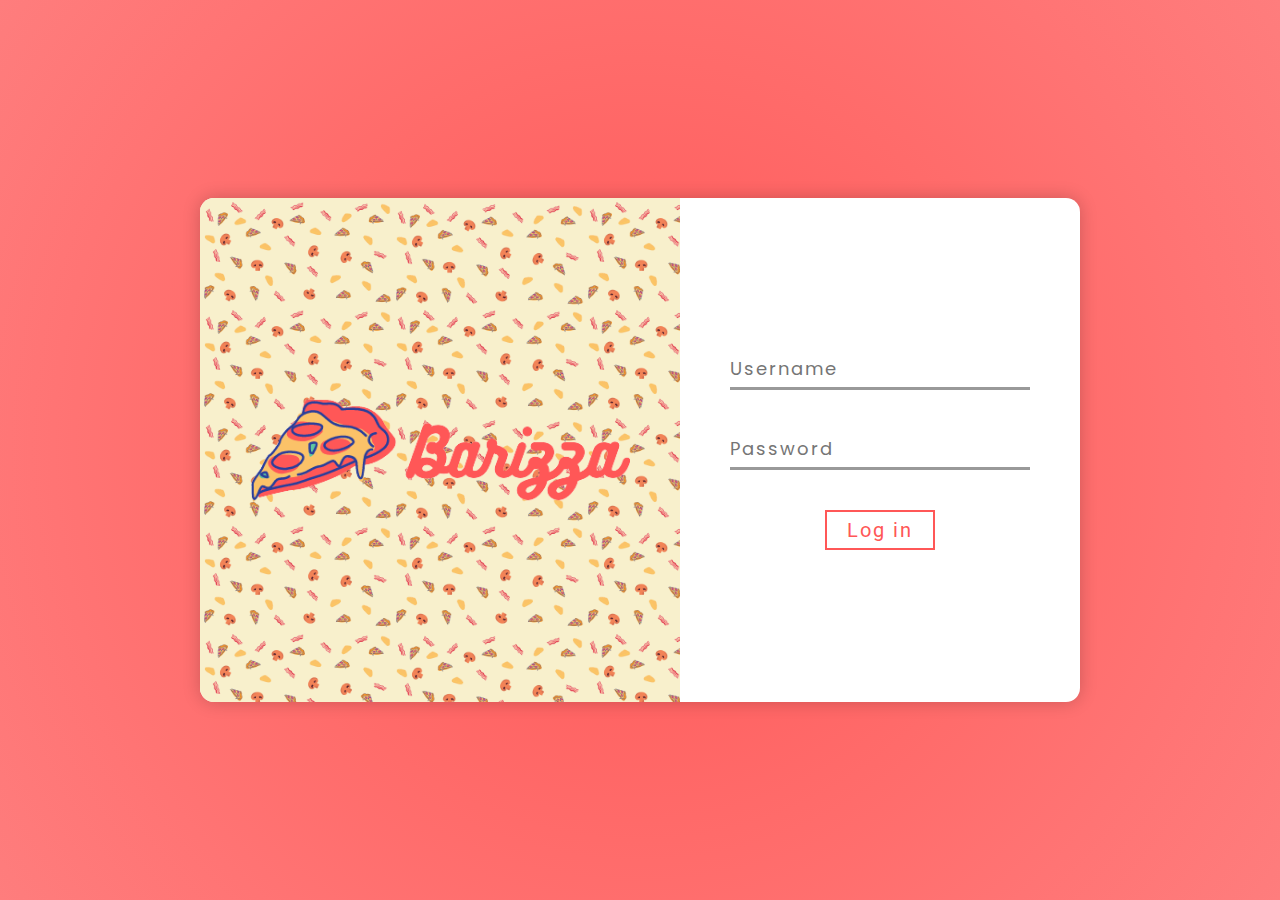
<file: admin.html>
<!DOCTYPE html>
<html lang="en">
  <head>
    <meta charset="UTF-8" />
    <meta http-equiv="X-UA-Compatible" content="IE=edge" />
    <meta name="viewport" content="width=device-width, initial-scale=1.0" />
    <link rel="stylesheet" href="./sass/style.css" />
    <title>Barizza | Login</title>
  </head>
  <body class="credentials__body">
    <main class="credentials__container">
      <section class="left">
        <img src="./img/logo.png" alt="/" class="logo" />
      </section>
      <section class="right">
        <div class="login">
          <form action="" class="login">
            <input
              class="input"
              type="text"
              name="username"
              placeholder="Username"
              id="username--login"
              required
            />
            <input
              class="input"
              type="password"
              name="password"
              placeholder="Password"
              id="password--login"
              required
            />
            <input class="loginBtn" type="submit" value="Log in" />
          </form>
        </div>

        <div class="register hidden">
          <form action="./php/db.php" method="post">
            <input type="text" name="firstname" id="firstname" />
            <input type="text" name="lastname" id="lastname" />
            <input type="text" name="username" id="username--register" />
            <input type="password" name="password" id="password--register" />
            <input type="number" name="contact" id="contact" />
            <textarea
              name="address"
              id="address"
              cols="30"
              rows="10"
            ></textarea>
            <input type="submit" value="Register" />
          </form>
        </div>

        <div class="formSwitch">
          <button class="registerSwitch hidden">Register?</button>
          <button class="loginSwitch hidden">Login?</button>
        </div>
      </section>
    </main>
  </body>
</html>
</file>
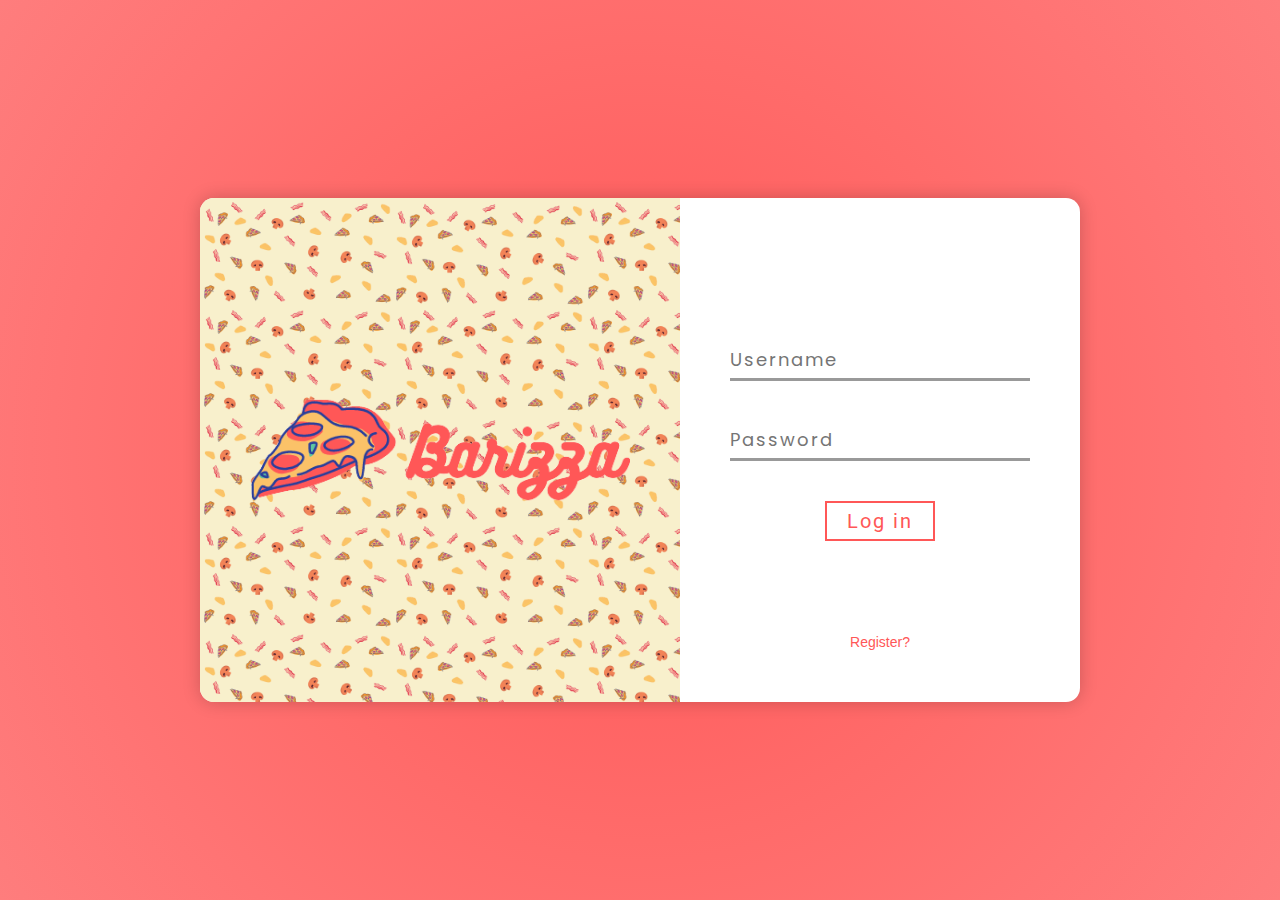
<file: login.html>
<!DOCTYPE html>
<html lang="en">
  <head>
    <meta charset="UTF-8" />
    <meta http-equiv="X-UA-Compatible" content="IE=edge" />
    <meta name="viewport" content="width=device-width, initial-scale=1.0" />
    <link rel="stylesheet" href="./sass/style.css" />
    <title>Barizza | Login</title>
  </head>
  <body class="credentials__body">
    <main class="credentials__container">
      <section class="left">
        <img src="./img/logo.png" alt="/" class="logo" />
      </section>
      <section class="right">
        <div class="login">
          <form action="" class="login">
            <input
              class="input"
              type="text"
              name="username"
              placeholder="Username"
              id="username--login"
              required
            />
            <input
              class="input"
              type="password"
              name="password"
              placeholder="Password"
              id="password--login"
              required
            />
            <input class="loginBtn" type="submit" value="Log in" />
          </form>
        </div>

        <div class="register hidden">
          <form action="./php/db.php" method="post">
            <input type="text" name="firstname" id="firstname" />
            <input type="text" name="lastname" id="lastname" />
            <input type="text" name="username" id="username--register" />
            <input type="password" name="password" id="password--register" />
            <input type="number" name="contact" id="contact" />
            <textarea
              name="address"
              id="address"
              cols="30"
              rows="10"
            ></textarea>
            <input type="submit" value="Register" />
          </form>
        </div>

        <div class="formSwitch">
          <button class="registerSwitch">Register?</button>
          <button class="loginSwitch hidden">Login?</button>
        </div>
      </section>
    </main>
  </body>
</html>
</file>
<file: sass/style.css>
@import url("https://fonts.googleapis.com/css2?family=Poppins:ital,wght@0,600;1,400&family=Roboto&display=swap");
* {
  margin: 0;
  padding: 0;
  -webkit-box-sizing: border-box;
          box-sizing: border-box;
}

html {
  font-size: 62.5%;
}

a {
  color: black;
  text-decoration: none;
}

.nav {
  display: -webkit-box;
  display: -ms-flexbox;
  display: flex;
  -webkit-box-pack: justify;
      -ms-flex-pack: justify;
          justify-content: space-between;
  -webkit-box-align: center;
      -ms-flex-align: center;
          align-items: center;
  font-size: clamp(1.4rem, 1.4vw, 4rem);
  padding: 1em 2em;
  font-family: 'Roboto', sans-serif;
  border-bottom: 0.4rem solid #ff5757;
}

.nav__logo {
  width: 16rem;
  height: auto;
}

.nav__links {
  list-style: none;
  display: -webkit-box;
  display: -ms-flexbox;
  display: flex;
}

.nav__link {
  cursor: pointer;
  -webkit-transition: color 200ms ease-in-out;
  transition: color 200ms ease-in-out;
}

.nav__link a {
  color: black;
  text-decoration: none;
}

.nav__link:hover {
  color: #ff5757;
}

.nav__link:nth-child(2) {
  margin: 0em 2em;
}

.header {
  margin: 0 auto;
  display: -webkit-box;
  display: -ms-flexbox;
  display: flex;
  -webkit-box-pack: center;
      -ms-flex-pack: center;
          justify-content: center;
  background-size: 80%;
  background-image: url(../img/headerbg.png);
  background-attachment: fixed;
  background-repeat: repeat;
  border-bottom: 0.4rem solid #ff5757;
}

.header__img {
  width: 50rem;
  height: auto;
  margin: 10rem 0rem;
  -webkit-filter: drop-shadow(2px 2px 1px orangered);
          filter: drop-shadow(2px 2px 1px orangered);
}

.pizza {
  display: -webkit-box;
  display: -ms-flexbox;
  display: flex;
  -webkit-box-align: center;
      -ms-flex-align: center;
          align-items: center;
  padding: 2rem;
}

.pizza__title {
  font-size: 3.6rem;
  font-family: 'Poppins', sans-serif;
  display: -webkit-box;
  display: -ms-flexbox;
  display: flex;
  -webkit-box-orient: vertical;
  -webkit-box-direction: normal;
      -ms-flex-direction: column;
          flex-direction: column;
}

.pizza__title__description {
  font-size: 1.4rem;
  color: #999999;
}

.pizza__items {
  padding: 4rem 2rem;
  display: -ms-grid;
  display: grid;
  -ms-grid-columns: auto auto auto;
      grid-template-columns: auto auto auto;
  gap: 4rem;
}

.pizza__item {
  font-family: 'Poppins', sans-serif;
  width: 30rem;
  height: auto;
  border-radius: 1rem;
  overflow: hidden;
  -webkit-box-shadow: 0px 0px 5px #999999;
          box-shadow: 0px 0px 5px #999999;
  -webkit-transition: -webkit-box-shadow 200ms ease-in-out;
  transition: -webkit-box-shadow 200ms ease-in-out;
  transition: box-shadow 200ms ease-in-out;
  transition: box-shadow 200ms ease-in-out, -webkit-box-shadow 200ms ease-in-out;
}

.pizza__item:hover {
  -webkit-box-shadow: 0px 0px 20px #999999;
          box-shadow: 0px 0px 20px #999999;
}

.pizza__image {
  width: 100%;
  height: auto;
}

.pizza__description {
  padding: 1rem 2rem;
}

.pizza__name {
  font-size: 1.6rem;
  margin-bottom: 1rem;
  display: -webkit-box;
  display: -ms-flexbox;
  display: flex;
  -webkit-box-orient: vertical;
  -webkit-box-direction: normal;
      -ms-flex-direction: column;
          flex-direction: column;
}

.pizza__name span {
  font-size: 0.6em;
  color: #999999;
}

.pizza__price {
  display: -webkit-box;
  display: -ms-flexbox;
  display: flex;
  -webkit-box-pack: justify;
      -ms-flex-pack: justify;
          justify-content: space-between;
  -webkit-box-align: center;
      -ms-flex-align: center;
          align-items: center;
  font-size: 1.6rem;
}

.pizza .addToCartBtn {
  background-color: white;
  padding: 0.6rem 1rem;
  border-radius: 1rem;
  cursor: pointer;
  letter-spacing: 0.1rem;
  border: 0.2rem solid #ff5757;
}

.pizza .addToCartBtn:hover {
  background-color: #ff5757;
  color: white;
}

.popup {
  position: fixed;
  top: 85%;
  left: 50%;
  -webkit-transform: translate(-50%, -50%);
          transform: translate(-50%, -50%);
  font-size: 2rem;
  border: 2ps solid red;
  font-family: 'poppins', sans-serif;
  background-color: #ff5757;
  padding: 1rem 2rem;
  border-radius: 1.2rem;
  color: white;
  display: block;
}

.hidden {
  display: none;
}

/* 
font-family: 'Poppins', sans-serif;
font-family: 'Roboto', sans-serif;
*/
.credentials__body {
  display: -webkit-box;
  display: -ms-flexbox;
  display: flex;
  -webkit-box-pack: center;
      -ms-flex-pack: center;
          justify-content: center;
  -webkit-box-align: center;
      -ms-flex-align: center;
          align-items: center;
  width: 100%;
  padding: 2rem;
  min-height: 100vh;
  overflow: hidden;
  background-image: radial-gradient(circle, #ff5757, #ff6161, #ff6b6a, #ff7474, #fe7d7d);
}

.credentials__container {
  display: -webkit-box;
  display: -ms-flexbox;
  display: flex;
  -webkit-box-align: stretch;
      -ms-flex-align: stretch;
          align-items: stretch;
  border-radius: 1.4rem;
  overflow: hidden;
  background-color: white;
  -webkit-box-shadow: 0rem 0rem 1.8rem rgba(0, 0, 0, 0.2);
          box-shadow: 0rem 0rem 1.8rem rgba(0, 0, 0, 0.2);
}

.credentials__container .left {
  display: -webkit-box;
  display: -ms-flexbox;
  display: flex;
  -webkit-box-pack: center;
      -ms-flex-pack: center;
          justify-content: center;
  -webkit-box-align: center;
      -ms-flex-align: center;
          align-items: center;
  padding: 20rem 5rem;
  background-image: url(../img/headerbg.png);
  background-size: 80%;
}

.credentials__container .left .logo {
  width: 38rem;
  height: auto;
}

.credentials__container .right {
  padding: 5rem;
  display: -webkit-box;
  display: -ms-flexbox;
  display: flex;
  -webkit-box-orient: vertical;
  -webkit-box-direction: normal;
      -ms-flex-direction: column;
          flex-direction: column;
  -webkit-box-pack: center;
      -ms-flex-pack: center;
          justify-content: center;
  -webkit-box-align: center;
      -ms-flex-align: center;
          align-items: center;
}

.credentials__container .right .login {
  display: -webkit-box;
  display: -ms-flexbox;
  display: flex;
  -webkit-box-orient: vertical;
  -webkit-box-direction: normal;
      -ms-flex-direction: column;
          flex-direction: column;
  -webkit-box-pack: center;
      -ms-flex-pack: center;
          justify-content: center;
  -webkit-box-align: center;
      -ms-flex-align: center;
          align-items: center;
  -webkit-box-flex: 2;
      -ms-flex: 2;
          flex: 2;
}

.credentials__container .right .login .input {
  font-family: 'Poppins', sans-serif;
  font-size: 1.8rem;
  letter-spacing: 0.2rem;
  width: 30rem;
  height: 4rem;
  margin-bottom: 4rem;
  border: none;
  border-bottom: 0.3rem solid #999999;
  -webkit-transition: border 300ms ease-in-out;
  transition: border 300ms ease-in-out;
}

.credentials__container .right .login .input:focus {
  outline: none;
  border-bottom: 0.3rem solid #ff5757;
}

.credentials__container .right .loginBtn {
  background-color: white;
  padding: 0.6rem 2rem;
  border: 0.2rem solid #ff5757;
  width: -webkit-fit-content;
  width: -moz-fit-content;
  width: fit-content;
  font-family: 'Roboto', sans-serif;
  font-size: 2rem;
  letter-spacing: 0.2rem;
  color: #ff5757;
  cursor: pointer;
}

.credentials__container .right .loginBtn:hover {
  background-color: #ff5757;
  color: white;
}

.credentials__container .right .formSwitch button {
  font-size: 1.4rem;
  border: none;
  background: none;
  color: #ff5757;
  border-bottom: 0.2rem solid white;
  cursor: pointer;
}

.credentials__container .right .formSwitch button:hover {
  border-bottom: 0.2rem solid #ff5757;
}

@media screen and (max-width: 728px) {
  .credentials__body {
    overflow: scroll;
  }
  .credentials__container {
    -webkit-box-orient: vertical;
    -webkit-box-direction: normal;
        -ms-flex-direction: column;
            flex-direction: column;
  }
  .credentials__container .left {
    padding: 3rem 2rem;
  }
  .credentials__container .left .logo {
    width: 22rem;
    height: auto;
  }
  .credentials__container .right {
    padding: 4rem 4rem;
  }
  .credentials__container .right .login .input {
    width: 18rem;
  }
  .credentials__container .right .loginBtn {
    font-size: 1.4rem;
    padding: 0.6rem 1rem;
  }
  .formSwitch {
    margin-top: 4rem;
  }
}

.cart__container {
  margin-top: 5rem;
  width: 100%;
  display: -webkit-box;
  display: -ms-flexbox;
  display: flex;
  -webkit-box-pack: center;
      -ms-flex-pack: center;
          justify-content: center;
  -webkit-box-align: start;
      -ms-flex-align: start;
          align-items: flex-start;
}

.cart__container .left {
  display: -ms-grid;
  display: grid;
  -ms-grid-columns: auto;
      grid-template-columns: auto;
  padding: 0rem 5rem;
}

.cart__container .right {
  display: -webkit-box;
  display: -ms-flexbox;
  display: flex;
  -webkit-box-orient: vertical;
  -webkit-box-direction: normal;
      -ms-flex-direction: column;
          flex-direction: column;
  -webkit-box-pack: center;
      -ms-flex-pack: center;
          justify-content: center;
  -webkit-box-align: center;
      -ms-flex-align: center;
          align-items: center;
  border-radius: 1.2rem;
  padding: 5rem 4rem;
  -webkit-box-shadow: 0rem 0rem 1.4rem rgba(0, 0, 0, 0.2);
          box-shadow: 0rem 0rem 1.4rem rgba(0, 0, 0, 0.2);
}

.cart__container .right .order--btn {
  padding: 0.6rem 1.6rem;
  font-size: 2rem;
  cursor: pointer;
  background-color: white;
  color: #ff5757;
  border: 0.2rem solid #ff5757;
  border-radius: 1.2rem;
  width: -webkit-fit-content;
  width: -moz-fit-content;
  width: fit-content;
  margin: 0 auto;
}

.cart__container .right .order--btn:hover {
  color: white;
  background-color: #ff5757;
}

.cart__container .right .total {
  font-size: 2rem;
  font-family: 'Poppins', sans-serif;
  width: 100%;
  margin-bottom: 2rem;
}

.item {
  display: -webkit-box;
  display: -ms-flexbox;
  display: flex;
  width: 100%;
  border-radius: 1.2rem;
  font-family: 'Poppins', sans-serif;
  overflow: hidden;
  -webkit-box-shadow: 0rem 0rem 1.4rem rgba(0, 0, 0, 0.2);
          box-shadow: 0rem 0rem 1.4rem rgba(0, 0, 0, 0.2);
  margin-bottom: 2rem;
  position: relative;
  -webkit-transition: -webkit-box-shadow 200ms ease-in-out;
  transition: -webkit-box-shadow 200ms ease-in-out;
  transition: box-shadow 200ms ease-in-out;
  transition: box-shadow 200ms ease-in-out, -webkit-box-shadow 200ms ease-in-out;
}

.item:hover {
  -webkit-box-shadow: 0rem 0rem 1.4rem rgba(0, 0, 0, 0.3);
          box-shadow: 0rem 0rem 1.4rem rgba(0, 0, 0, 0.3);
}

.item__details {
  padding: 4rem;
  display: -webkit-box;
  display: -ms-flexbox;
  display: flex;
  -webkit-box-orient: vertical;
  -webkit-box-direction: normal;
      -ms-flex-direction: column;
          flex-direction: column;
  -webkit-box-pack: justify;
      -ms-flex-pack: justify;
          justify-content: space-between;
  width: 100%;
}

.item__img {
  width: 20rem;
  height: auto;
}

.item__name {
  font-size: 2.4rem;
}

.item__cancel--btn {
  position: absolute;
  top: 4%;
  right: 2%;
  width: 3rem;
  height: 3rem;
  cursor: pointer;
}

.item__price--container {
  font-size: 2rem;
  display: -webkit-box;
  display: -ms-flexbox;
  display: flex;
}

.item__price {
  margin-right: 0.6rem;
}

.item__quantity {
  margin-left: auto;
}

.item__quantity .quantity {
  font-size: 2.4rem;
  margin: 0rem 0.5rem;
}

.item__quantity img {
  width: 1.4rem;
  height: auto;
  cursor: pointer;
}

.user__data {
  display: -webkit-box;
  display: -ms-flexbox;
  display: flex;
  -webkit-box-orient: vertical;
  -webkit-box-direction: normal;
      -ms-flex-direction: column;
          flex-direction: column;
  -webkit-box-pack: center;
      -ms-flex-pack: center;
          justify-content: center;
}

.user__data input {
  height: 4rem;
  font-size: 2rem;
  padding: 0.5rem 1rem;
  margin-bottom: 2rem;
  width: 40rem;
  border: none;
  -webkit-transition: border 300ms ease-in-out;
  transition: border 300ms ease-in-out;
  border-radius: 1.2rem;
  -webkit-box-shadow: 0rem 0rem 1rem rgba(0, 0, 0, 0.2);
          box-shadow: 0rem 0rem 1rem rgba(0, 0, 0, 0.2);
  -webkit-transition: -webkit-box-shadow 200ms ease-in-out;
  transition: -webkit-box-shadow 200ms ease-in-out;
  transition: box-shadow 200ms ease-in-out;
  transition: box-shadow 200ms ease-in-out, -webkit-box-shadow 200ms ease-in-out;
}

.user__data input:focus {
  outline: none;
  -webkit-box-shadow: 0rem 0rem 1.8rem rgba(0, 0, 0, 0.2);
          box-shadow: 0rem 0rem 1.8rem rgba(0, 0, 0, 0.2);
}

.user__data .address {
  resize: none;
  height: 10rem;
  font-size: 2rem;
  padding: 0.5rem 1rem;
  margin-bottom: 3rem;
  border: none;
  border-radius: 1.2rem;
  -webkit-transition: -webkit-box-shadow 200ms ease-in-out;
  transition: -webkit-box-shadow 200ms ease-in-out;
  transition: box-shadow 200ms ease-in-out;
  transition: box-shadow 200ms ease-in-out, -webkit-box-shadow 200ms ease-in-out;
  -webkit-box-shadow: 0rem 0rem 1rem rgba(0, 0, 0, 0.2);
          box-shadow: 0rem 0rem 1rem rgba(0, 0, 0, 0.2);
}

.user__data .address:focus {
  outline: none;
  -webkit-box-shadow: 0rem 0rem 1.8rem rgba(0, 0, 0, 0.2);
          box-shadow: 0rem 0rem 1.8rem rgba(0, 0, 0, 0.2);
}

.modal {
  position: absolute;
  top: 0%;
  left: 0%;
  width: 100%;
  height: 100vh;
  background-color: rgba(0, 0, 0, 0.3);
  overflow: hidden;
  display: -webkit-box;
  display: -ms-flexbox;
  display: flex;
  -webkit-box-pack: center;
      -ms-flex-pack: center;
          justify-content: center;
  -webkit-box-align: center;
      -ms-flex-align: center;
          align-items: center;
}

.modal__container {
  background-color: white;
  display: -webkit-box;
  display: -ms-flexbox;
  display: flex;
  -webkit-box-orient: vertical;
  -webkit-box-direction: normal;
      -ms-flex-direction: column;
          flex-direction: column;
  -webkit-box-align: center;
      -ms-flex-align: center;
          align-items: center;
  border-radius: 1.2rem;
  padding: 5rem;
  font-size: 4rem;
  font-family: 'Poppins', sans-serif;
}

.modal__text {
  margin-bottom: 4rem;
  font-family: 'Poppins', sans-serif;
}

.modal__btn {
  padding: 0.6rem 1.6rem;
  font-size: 2rem;
  cursor: pointer;
  background-color: white;
  color: #ff5757;
  border: 0.2rem solid #ff5757;
  border-radius: 1.2rem;
  width: -webkit-fit-content;
  width: -moz-fit-content;
  width: fit-content;
  margin: 0 auto;
}

.modal__btn:hover {
  color: white;
  background-color: #ff5757;
}

.hidden {
  display: none;
}
/*# sourceMappingURL=style.css.map */
</file>
